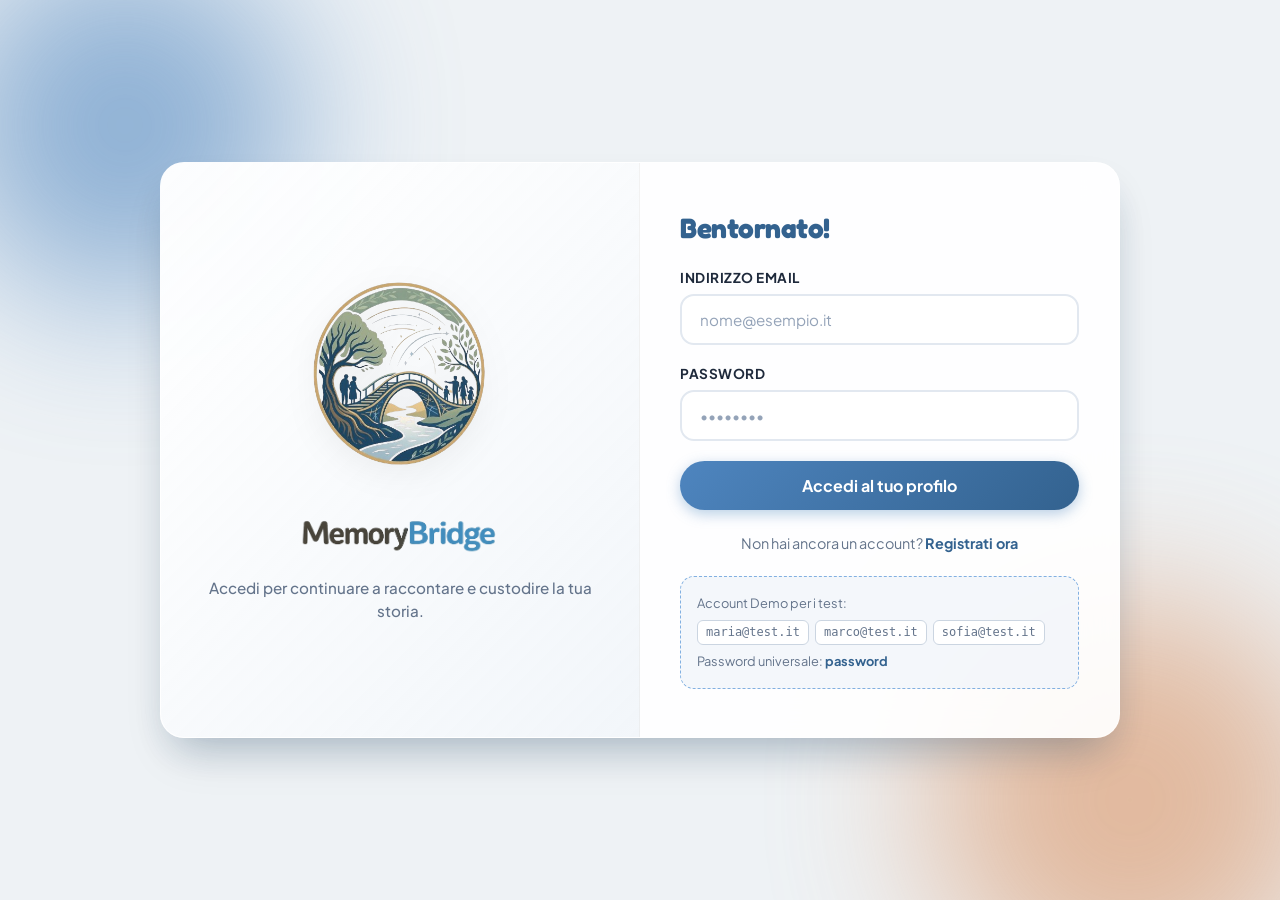
<file: src/main/webapp/index.html>
<!DOCTYPE html>
<html lang="it">
<head>
    <meta charset="UTF-8">
    <meta name="viewport" content="width=device-width, initial-scale=1.0">
    <title>Memory Bridge - Accedi</title>

    <!-- Font moderni da Google Fonts -->
    <link rel="preconnect" href="https://fonts.googleapis.com">
    <link rel="preconnect" href="https://fonts.gstatic.com" crossorigin>
    <link href="https://fonts.googleapis.com/css2?family=Fredoka:wght@500;600;700&family=Plus+Jakarta+Sans:wght@400;500;600;700&display=swap" rel="stylesheet">

    <style>
        :root {
            --primary: #4E85BF;
            --primary-dark: #33628F;
            --primary-light: #82B0E1;
            --accent: #D99364;
            --bg-gradient: linear-gradient(135deg, #0f2027 0%, #203a43 50%, #2c5364 100%);
            --card-bg: rgba(255, 255, 255, 0.92);
            --card-border: rgba(255, 255, 255, 0.4);
            --text-main: #1E293B;
            --text-muted: #64748B;
            --danger: #E11D48;
            --danger-bg: #FFE4E6;
            --radius-lg: 24px;
            --radius-md: 14px;
            --radius-pill: 999px;
            --shadow-glow: 0 20px 40px -15px rgba(51, 98, 143, 0.3);
        }

        * {
            box-sizing: border-box;
            margin: 0;
            padding: 0;
        }

        body {
            font-family: 'Plus Jakarta Sans', sans-serif;
            background: #eef2f5;
            color: var(--text-main);
            min-height: 100vh;
            display: flex;
            align-items: center;
            justify-content: center;
            position: relative;
            overflow-x: hidden;
            padding: 20px;
        }

        .bg-shapes {
            position: absolute;
            width: 100%;
            height: 100%;
            overflow: hidden;
            z-index: 0;
            top: 0;
            left: 0;
        }

        .shape {
            position: absolute;
            border-radius: 50%;
            filter: blur(80px);
            opacity: 0.6;
            animation: float 10s infinite alternate ease-in-out;
        }

        .shape-1 {
            width: 350px;
            height: 350px;
            background: #4E85BF;
            top: -50px;
            left: -50px;
        }

        .shape-2 {
            width: 400px;
            height: 400px;
            background: #D99364;
            bottom: -100px;
            right: -50px;
            animation-delay: -5s;
        }

        @keyframes float {
            0% { transform: translate(0, 0) scale(1); }
            100% { transform: translate(30px, 40px) scale(1.08); }
        }

        .auth-page {
            position: relative;
            z-index: 1;
            width: 100%;
            max-width: 960px;
            display: flex;
            justify-content: center;
        }

        .auth-card {
            background: var(--card-bg);
            backdrop-filter: blur(16px);
            -webkit-backdrop-filter: blur(16px);
            border: 1px solid var(--card-border);
            border-radius: var(--radius-lg);
            box-shadow: 0 25px 50px -12px rgba(0, 0, 0, 0.12), var(--shadow-glow);
            width: 100%;
            display: grid;
            grid-template-columns: 1fr 1fr;
            overflow: hidden;
            transition: all 0.3s ease;
        }

        .brand-section {
            background: linear-gradient(135deg, rgba(255,255,255,0.6) 0%, rgba(239, 244, 249, 0.8) 100%);
            padding: 48px 32px;
            display: flex;
            flex-direction: column;
            align-items: center;
            justify-content: center;
            text-align: center;
            border-right: 1px solid rgba(0, 0, 0, 0.05);
        }

        .logo-wrapper {
            position: relative;
            margin-bottom: 20px;
            transition: transform 0.3s ease;
        }

        .logo-wrapper:hover {
            transform: scale(1.03);
        }

        .site-logo {
            max-width: 180px;
            height: auto;
            object-fit: contain;
            filter: drop-shadow(0 8px 16px rgba(0,0,0,0.06));
        }

        .site-title-img {
            max-width: 200px;
            height: auto;
            margin-top: 10px;
            object-fit: contain;
        }

        .subtitle {
            color: var(--text-muted);
            font-size: 0.95rem;
            line-height: 1.5;
            margin-top: 16px;
            font-weight: 500;
        }

        .form-section {
            padding: 48px 40px;
            display: flex;
            flex-direction: column;
            justify-content: center;
        }

        .form-title {
            font-family: 'Fredoka', sans-serif;
            font-size: 1.75rem;
            color: var(--primary-dark);
            margin-bottom: 24px;
            letter-spacing: -0.5px;
        }

        .form-group {
            margin-bottom: 20px;
            position: relative;
        }

        .form-group label {
            display: block;
            font-size: 0.85rem;
            font-weight: 700;
            margin-bottom: 8px;
            color: var(--text-main);
            text-transform: uppercase;
            letter-spacing: 0.5px;
        }

        .form-group input {
            width: 100%;
            padding: 14px 18px;
            font-size: 0.95rem;
            font-family: inherit;
            border: 2px solid #E2E8F0;
            border-radius: var(--radius-md);
            background: #FFFFFF;
            color: var(--text-main);
            transition: all 0.25s ease;
        }

        .form-group input:focus {
            outline: none;
            border-color: var(--primary);
            box-shadow: 0 0 0 4px rgba(78, 133, 191, 0.15);
            background: #FFFFFF;
        }

        .form-group input::placeholder {
            color: #94A3B8;
        }

        /* MESSAGGI DI ERRORE */
        .error-message {
            background-color: var(--danger-bg);
            color: var(--danger);
            padding: 12px 16px;
            border-radius: var(--radius-md);
            font-size: 0.875rem;
            font-weight: 600;
            margin-bottom: 20px;
            border: 1px solid rgba(225, 29, 72, 0.2);
        }

        .hidden {
            display: none !important;
        }

        /* BOTTONI */
        .btn {
            width: 100%;
            padding: 14px 24px;
            border: none;
            border-radius: var(--radius-pill);
            font-family: inherit;
            font-size: 1rem;
            font-weight: 700;
            cursor: pointer;
            transition: all 0.3s cubic-bezier(0.16, 1, 0.3, 1);
            display: inline-flex;
            align-items: center;
            justify-content: center;
        }

        .btn-primary {
            background: linear-gradient(135deg, var(--primary) 0%, var(--primary-dark) 100%);
            color: #FFFFFF;
            box-shadow: 0 4px 14px rgba(78, 133, 191, 0.4);
        }

        .btn-primary:hover {
            transform: translateY(-2px);
            box-shadow: 0 6px 20px rgba(78, 133, 191, 0.5);
            background: linear-gradient(135deg, var(--primary-light) 0%, var(--primary-dark) 100%);
        }

        .btn-primary:active {
            transform: translateY(0);
        }

        /* FOOTER E ACCOUNT DEMO */
        .auth-footer {
            text-align: center;
            margin-top: 24px;
            font-size: 0.9rem;
            color: var(--text-muted);
        }

        .auth-footer a {
            color: var(--primary-dark);
            font-weight: 700;
            text-decoration: none;
            transition: color 0.2s;
        }

        .auth-footer a:hover {
            color: var(--primary);
            text-decoration: underline;
        }

        .demo-box {
            margin-top: 24px;
            padding: 16px;
            background: rgba(239, 244, 249, 0.7);
            border: 1px dashed var(--primary-light);
            border-radius: var(--radius-md);
            font-size: 0.8rem;
            color: var(--text-muted);
            line-height: 1.6;
        }

        .demo-box strong {
            color: var(--primary-dark);
        }

        .demo-emails {
            display: flex;
            flex-wrap: wrap;
            gap: 6px;
            margin-top: 6px;
            margin-bottom: 6px;
        }

        .demo-chip {
            background: #FFFFFF;
            padding: 2px 8px;
            border-radius: 6px;
            border: 1px solid #CBD5E1;
            font-family: monospace;
            font-size: 0.75rem;
        }

        /* RESPONSIVE DESIGN (MOBILE) */
        @media (max-width: 768px) {
            .auth-card {
                grid-template-columns: 1fr;
                max-width: 440px;
            }

            .brand-section {
                padding: 32px 24px 20px 24px;
                border-right: none;
                border-bottom: 1px solid rgba(0,0,0,0.05);
            }

            .form-section {
                padding: 32px 24px;
            }

            .site-logo {
                max-width: 130px;
            }

            .site-title-img {
                max-width: 160px;
            }
        }
    </style>
</head>
<body>

<!-- Elementi decorativi di sfondo -->
<div class="bg-shapes">
    <div class="shape shape-1"></div>
    <div class="shape shape-2"></div>
</div>

<div class="auth-page">
    <div class="auth-card">

        <!-- Colonna Sinistra: Brand & Identità -->
        <div class="brand-section">
            <div class="logo-wrapper">
                <img src="img/site/logo.png" alt="Logo Memory Bridge" class="site-logo">
            </div>
            <img src="img/site/title.png" alt="Memory Bridge" class="site-title-img">
            <p class="subtitle">Accedi per continuare a raccontare e custodire la tua storia.</p>
        </div>

        <!-- Colonna Destra: Modulo Login -->
        <div class="form-section">
            <h1 class="form-title">Bentornato!</h1>

            <form id="login-form">
                <div class="form-group">
                    <label for="email">Indirizzo Email</label>
                    <input type="email" id="email" required autocomplete="email" placeholder="nome@esempio.it">
                </div>

                <div class="form-group">
                    <label for="password">Password</label>
                    <input type="password" id="password" required autocomplete="current-password" placeholder="••••••••">
                </div>

                <div id="error" class="error-message hidden"></div>

                <button type="submit" class="btn btn-primary">Accedi al tuo profilo</button>
            </form>

            <div class="auth-footer">
                Non hai ancora un account? <a href="register.html">Registrati ora</a>
            </div>

            <!-- Box Demo migliorato -->
            <div class="demo-box">
                <span>Account Demo per i test:</span>
                <div class="demo-emails">
                    <span class="demo-chip">maria@test.it</span>
                    <span class="demo-chip">marco@test.it</span>
                    <span class="demo-chip">sofia@test.it</span>
                </div>
                <span>Password universale: <strong>password</strong></span>
            </div>
        </div>

    </div>
</div>

<!-- Script JavaScript invariato nel funzionamento -->
<script src="js/api.js"></script>
<script>
    document.getElementById('login-form').addEventListener('submit', async (e) => {
        e.preventDefault();
        const email = document.getElementById('email').value.trim();
        const password = document.getElementById('password').value;
        const errEl = document.getElementById('error');
        errEl.classList.add('hidden');

        try {
            await api.post('/api/login', { email, password });
            window.location.href = 'home.html';
        } catch (err) {
            errEl.textContent = err.message || 'Errore di login. Verifica le credenziali.';
            errEl.classList.remove('hidden');
        }
    });
</script>
</body>
</html>
</file>
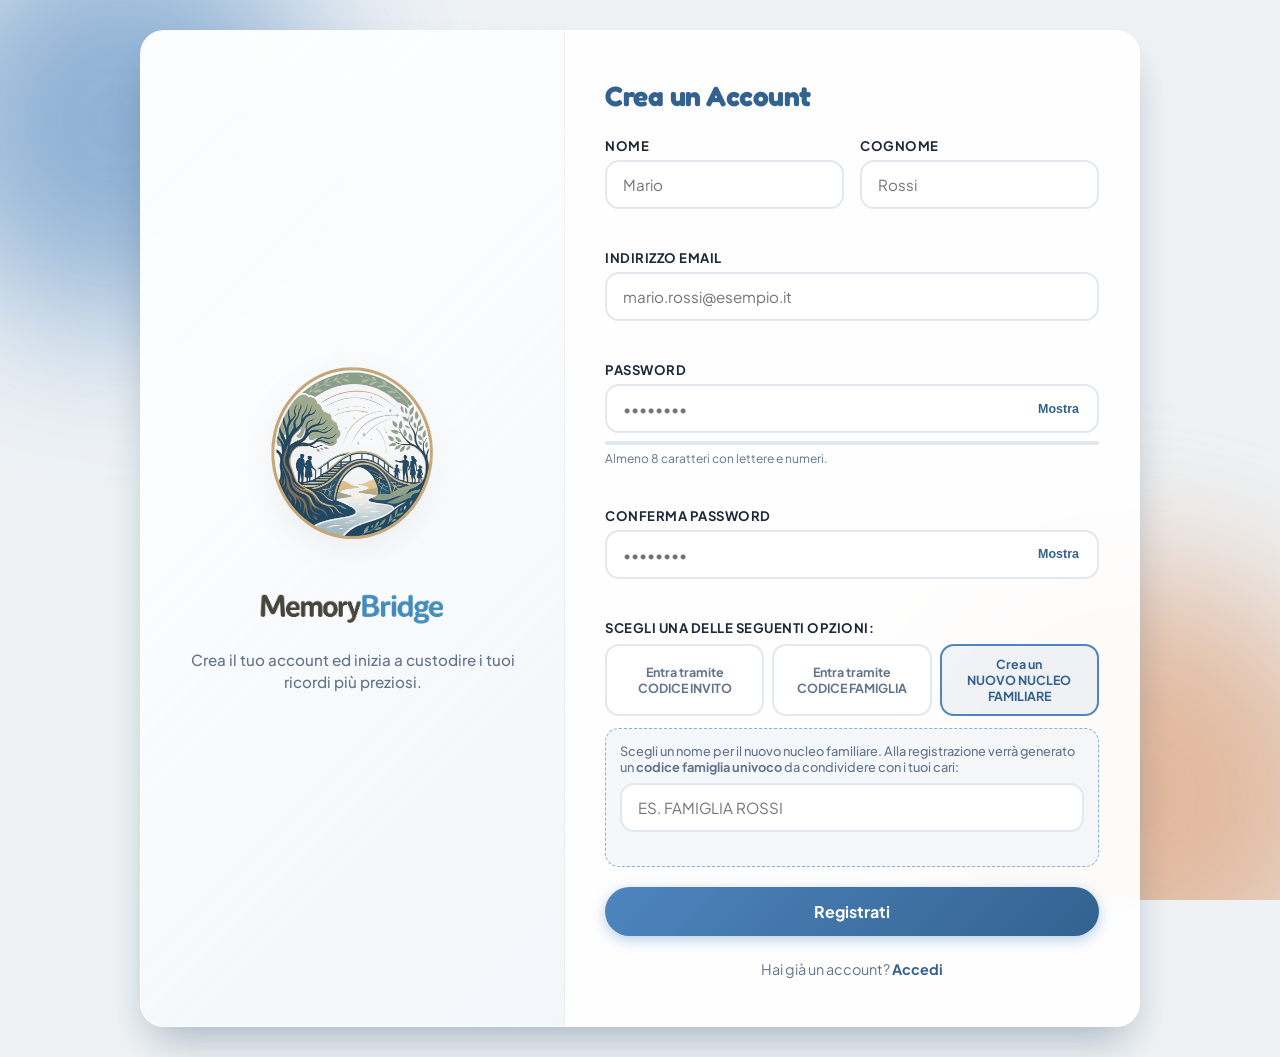
<file: src/main/webapp/register.html>
<!DOCTYPE html>
<html lang="it">
<head>
    <meta charset="UTF-8">
    <meta name="viewport" content="width=device-width, initial-scale=1.0">
    <title>Memory Bridge - Registrati</title>

    <link rel="preconnect" href="https://fonts.googleapis.com">
    <link rel="preconnect" href="https://fonts.gstatic.com" crossorigin>
    <link href="https://fonts.googleapis.com/css2?family=Fredoka:wght@500;600;700&family=Plus+Jakarta+Sans:wght@400;500;600;700&display=swap" rel="stylesheet">

    <style>
        :root {
            --primary: #4E85BF;
            --primary-dark: #33628F;
            --primary-light: #82B0E1;
            --accent: #D99364;
            --card-bg: rgba(255, 255, 255, 0.92);
            --card-border: rgba(255, 255, 255, 0.4);
            --text-main: #1E293B;
            --text-muted: #64748B;
            --danger: #E11D48;
            --danger-bg: #FFE4E6;
            --success: #10B981;
            --warning: #F59E0B;
            --radius-lg: 24px;
            --radius-md: 14px;
            --radius-pill: 999px;
            --shadow-glow: 0 20px 40px -15px rgba(51, 98, 143, 0.3);
        }

        * {
            box-sizing: border-box;
            margin: 0;
            padding: 0;
        }

        body {
            font-family: 'Plus Jakarta Sans', sans-serif;
            background: #eef2f5;
            color: var(--text-main);
            min-height: 100vh;
            display: flex;
            align-items: center;
            justify-content: center;
            position: relative;
            overflow-x: hidden;
            padding: 30px 20px;
        }

        .bg-shapes {
            position: fixed;
            width: 100%;
            height: 100%;
            overflow: hidden;
            z-index: 0;
            top: 0;
            left: 0;
        }

        .shape {
            position: absolute;
            border-radius: 50%;
            filter: blur(80px);
            opacity: 0.6;
            animation: float 10s infinite alternate ease-in-out;
        }

        .shape-1 {
            width: 400px;
            height: 400px;
            background: #4E85BF;
            top: -80px;
            left: -80px;
        }

        .shape-2 {
            width: 450px;
            height: 450px;
            background: #D99364;
            bottom: -120px;
            right: -80px;
            animation-delay: -5s;
        }

        @keyframes float {
            0% { transform: translate(0, 0) scale(1); }
            100% { transform: translate(30px, 40px) scale(1.08); }
        }

        .auth-page {
            position: relative;
            z-index: 1;
            width: 100%;
            max-width: 1000px;
            display: flex;
            justify-content: center;
        }

        .auth-card {
            background: var(--card-bg);
            backdrop-filter: blur(16px);
            -webkit-backdrop-filter: blur(16px);
            border: 1px solid var(--card-border);
            border-radius: var(--radius-lg);
            box-shadow: 0 25px 50px -12px rgba(0, 0, 0, 0.12), var(--shadow-glow);
            width: 100%;
            display: grid;
            grid-template-columns: 0.85fr 1.15fr;
            overflow: hidden;
            transition: all 0.3s ease;
        }

        .brand-section {
            background: linear-gradient(135deg, rgba(255,255,255,0.6) 0%, rgba(239, 244, 249, 0.8) 100%);
            padding: 48px 32px;
            display: flex;
            flex-direction: column;
            align-items: center;
            justify-content: center;
            text-align: center;
            border-right: 1px solid rgba(0, 0, 0, 0.05);
        }

        .logo-wrapper {
            position: relative;
            margin-bottom: 20px;
            transition: transform 0.3s ease;
        }

        .logo-wrapper:hover {
            transform: scale(1.03);
        }

        .site-logo {
            max-width: 170px;
            height: auto;
            object-fit: contain;
            filter: drop-shadow(0 8px 16px rgba(0,0,0,0.06));
        }

        .site-title-img {
            max-width: 190px;
            height: auto;
            margin-top: 10px;
            object-fit: contain;
        }

        .subtitle {
            color: var(--text-muted);
            font-size: 0.95rem;
            line-height: 1.5;
            margin-top: 16px;
            font-weight: 500;
        }

        .form-section {
            padding: 48px 40px;
            display: flex;
            flex-direction: column;
            justify-content: center;
        }

        .form-title {
            font-family: 'Fredoka', sans-serif;
            font-size: 1.75rem;
            color: var(--primary-dark);
            margin-bottom: 24px;
            letter-spacing: -0.5px;
        }

        .form-row {
            display: grid;
            grid-template-columns: 1fr 1fr;
            gap: 16px;
        }

        .form-group {
            margin-bottom: 20px;
            position: relative;
        }

        .form-group label {
            display: block;
            font-size: 0.82rem;
            font-weight: 700;
            margin-bottom: 6px;
            color: var(--text-main);
            text-transform: uppercase;
            letter-spacing: 0.5px;
        }

        .form-group input[type="text"],
        .form-group input[type="email"],
        .form-group input[type="password"] {
            width: 100%;
            padding: 13px 16px;
            font-size: 0.95rem;
            font-family: inherit;
            border: 2px solid #E2E8F0;
            border-radius: var(--radius-md);
            background: #FFFFFF;
            color: var(--text-main);
            transition: all 0.25s ease;
        }

        .form-group input:focus {
            outline: none;
            border-color: var(--primary);
            box-shadow: 0 0 0 4px rgba(78, 133, 191, 0.15);
        }

        .form-group input.invalid {
            border-color: var(--danger);
            background-color: #FFF5F5;
        }

        .password-wrapper {
            position: relative;
            display: flex;
            align-items: center;
        }

        .password-wrapper input {
            padding-right: 80px !important;
        }

        .toggle-password {
            position: absolute;
            right: 12px;
            background: transparent;
            border: none;
            color: var(--primary-dark);
            font-weight: 700;
            font-size: 0.78rem;
            cursor: pointer;
            padding: 6px 8px;
            border-radius: 6px;
            transition: background 0.2s;
        }

        .toggle-password:hover {
            background: rgba(78, 133, 191, 0.1);
        }

        .password-strength {
            height: 4px;
            width: 100%;
            background: #E2E8F0;
            border-radius: 2px;
            margin-top: 8px;
            overflow: hidden;
            position: relative;
        }

        .password-strength div {
            height: 100%;
            width: 0%;
            transition: width 0.3s ease, background-color 0.3s ease;
            border-radius: 2px;
        }

        .password-strength.weak div { width: 33%; background-color: var(--danger); }
        .password-strength.medium div { width: 66%; background-color: var(--warning); }
        .password-strength.strong div { width: 100%; background-color: var(--success); }

        .password-hint {
            font-size: 0.75rem;
            color: var(--text-muted);
            margin-top: 6px;
            line-height: 1.3;
        }

        .field-error {
            color: var(--danger);
            font-size: 0.78rem;
            font-weight: 600;
            margin-top: 4px;
            min-height: 16px;
        }

        .family-choice {
            display: grid;
            grid-template-columns: repeat(3, 1fr);
            gap: 8px;
            margin-top: 8px;
            margin-bottom: 12px;
        }

        .family-choice input[type="radio"] {
            display: none;
        }

        .family-choice label {
            display: flex;
            align-items: center;
            justify-content: center;
            text-align: center;
            padding: 10px 8px;
            background: #FFFFFF;
            border: 2px solid #E2E8F0;
            border-radius: var(--radius-md);
            font-size: 0.78rem;
            font-weight: 700;
            color: var(--text-muted);
            cursor: pointer;
            transition: all 0.2s ease;
            text-transform: none;
            letter-spacing: 0;
            margin-bottom: 0;
        }

        .family-choice input[type="radio"]:checked + label {
            border-color: var(--primary);
            background: rgba(78, 133, 191, 0.08);
            color: var(--primary-dark);
        }

        .family-detail {
            display: none;
            background: rgba(239, 244, 249, 0.6);
            padding: 14px;
            border-radius: var(--radius-md);
            border: 1px dashed var(--primary-light);
            margin-top: 8px;
        }

        .family-detail.active {
            display: block;
        }

        .family-detail p {
            font-size: 0.8rem;
            color: var(--text-muted);
            margin-bottom: 8px;
            font-weight: 500;
        }

        .error-message {
            background-color: var(--danger-bg);
            color: var(--danger);
            padding: 12px 16px;
            border-radius: var(--radius-md);
            font-size: 0.875rem;
            font-weight: 600;
            margin-bottom: 20px;
            border: 1px solid rgba(225, 29, 72, 0.2);
        }

        .hidden {
            display: none !important;
        }

        .btn {
            width: 100%;
            padding: 14px 24px;
            border: none;
            border-radius: var(--radius-pill);
            font-family: inherit;
            font-size: 1rem;
            font-weight: 700;
            cursor: pointer;
            transition: all 0.3s cubic-bezier(0.16, 1, 0.3, 1);
            display: inline-flex;
            align-items: center;
            justify-content: center;
        }

        .btn-primary {
            background: linear-gradient(135deg, var(--primary) 0%, var(--primary-dark) 100%);
            color: #FFFFFF;
            box-shadow: 0 4px 14px rgba(78, 133, 191, 0.4);
        }

        .btn-primary:hover {
            transform: translateY(-2px);
            box-shadow: 0 6px 20px rgba(78, 133, 191, 0.5);
            background: linear-gradient(135deg, var(--primary-light) 0%, var(--primary-dark) 100%);
        }

        .btn-primary:active {
            transform: translateY(0);
        }

        .btn:disabled {
            opacity: 0.7;
            cursor: not-allowed;
            transform: none !important;
        }

        .auth-footer {
            text-align: center;
            margin-top: 24px;
            font-size: 0.9rem;
            color: var(--text-muted);
        }

        .auth-footer a {
            color: var(--primary-dark);
            font-weight: 700;
            text-decoration: none;
            transition: color 0.2s;
        }

        .auth-footer a:hover {
            color: var(--primary);
            text-decoration: underline;
        }

        /* --- MODAL SUCCESSO CON CODICE FAMIGLIA --- */
        .modal-backdrop {
            position: fixed;
            inset: 0;
            background: rgba(15, 23, 42, 0.55);
            backdrop-filter: blur(6px);
            z-index: 100;
            display: flex;
            align-items: center;
            justify-content: center;
            padding: 20px;
            animation: fadeIn 0.25s ease;
        }

        @keyframes fadeIn {
            from { opacity: 0; }
            to { opacity: 1; }
        }

        .success-modal {
            background: #ffffff;
            border-radius: var(--radius-lg);
            padding: 36px 32px;
            max-width: 440px;
            width: 100%;
            text-align: center;
            box-shadow: 0 30px 60px rgba(0, 0, 0, 0.25);
            animation: slideUp 0.3s cubic-bezier(0.16, 1, 0.3, 1);
        }

        @keyframes slideUp {
            from { transform: translateY(20px); opacity: 0; }
            to { transform: translateY(0); opacity: 1; }
        }

        .success-icon {
            width: 64px;
            height: 64px;
            border-radius: 50%;
            background: linear-gradient(135deg, #10B981, #059669);
            display: flex;
            align-items: center;
            justify-content: center;
            margin: 0 auto 16px;
            box-shadow: 0 8px 20px rgba(16, 185, 129, 0.35);
        }

        .success-modal h2 {
            font-family: 'Fredoka', sans-serif;
            font-size: 1.5rem;
            color: var(--primary-dark);
            margin-bottom: 8px;
        }

        .success-modal .lead {
            color: var(--text-muted);
            font-size: 0.95rem;
            line-height: 1.5;
            margin-bottom: 20px;
        }

        .code-box {
            background: linear-gradient(135deg, #f0f9ff, #e0f2fe);
            border: 2px dashed var(--primary);
            border-radius: var(--radius-md);
            padding: 18px 16px;
            margin: 20px 0;
            display: flex;
            align-items: center;
            justify-content: space-between;
            gap: 12px;
        }

        .code-value {
            font-family: 'Fredoka', monospace;
            font-size: 1.4rem;
            font-weight: 700;
            color: var(--primary-dark);
            letter-spacing: 1.5px;
            word-break: break-all;
            text-align: left;
            flex: 1;
        }

        .copy-btn {
            background: var(--primary-dark);
            color: white;
            border: none;
            padding: 8px 14px;
            border-radius: 8px;
            font-weight: 700;
            font-size: 0.82rem;
            cursor: pointer;
            transition: all 0.2s ease;
            flex-shrink: 0;
        }

        .copy-btn:hover {
            background: var(--primary);
            transform: scale(1.03);
        }

        .copy-btn.copied {
            background: var(--success);
        }

        .warning-note {
            background: #FEF3C7;
            border-left: 4px solid var(--warning);
            padding: 12px 14px;
            border-radius: 8px;
            font-size: 0.82rem;
            color: #78350F;
            text-align: left;
            line-height: 1.4;
            margin-bottom: 20px;
        }

        @media (max-width: 840px) {
            .auth-card {
                grid-template-columns: 1fr;
                max-width: 480px;
            }

            .brand-section {
                padding: 32px 24px 20px 24px;
                border-right: none;
                border-bottom: 1px solid rgba(0,0,0,0.05);
            }

            .form-section {
                padding: 32px 24px;
            }

            .form-row {
                grid-template-columns: 1fr;
                gap: 0;
            }

            .site-logo {
                max-width: 130px;
            }

            .site-title-img {
                max-width: 160px;
            }

            .family-choice {
                grid-template-columns: 1fr;
            }
        }
    </style>
</head>
<body>

<div class="bg-shapes">
    <div class="shape shape-1"></div>
    <div class="shape shape-2"></div>
</div>

<div class="auth-page">
    <div class="auth-card">

        <div class="brand-section">
            <div class="logo-wrapper">
                <img src="img/site/logo.png" alt="Logo Memory Bridge" class="site-logo">
            </div>
            <img src="img/site/title.png" alt="Memory Bridge" class="site-title-img">
            <p class="subtitle">Crea il tuo account ed inizia a custodire i tuoi ricordi più preziosi.</p>
        </div>

        <div class="form-section">
            <h1 class="form-title">Crea un Account</h1>

            <form id="register-form" novalidate>
                <div class="form-row">
                    <div class="form-group">
                        <label for="firstName">Nome</label>
                        <input type="text" id="firstName" required minlength="2" maxlength="50" autocomplete="given-name" placeholder="Mario">
                        <div class="field-error" data-for="firstName"></div>
                    </div>

                    <div class="form-group">
                        <label for="lastName">Cognome</label>
                        <input type="text" id="lastName" required minlength="2" maxlength="50" autocomplete="family-name" placeholder="Rossi">
                        <div class="field-error" data-for="lastName"></div>
                    </div>
                </div>

                <div class="form-group">
                    <label for="email">Indirizzo Email</label>
                    <input type="email" id="email" required maxlength="254" autocomplete="email" placeholder="mario.rossi@esempio.it">
                    <div class="field-error" data-for="email"></div>
                </div>

                <div class="form-group">
                    <label for="password">Password</label>
                    <div class="password-wrapper">
                        <input type="password" id="password" required minlength="8" maxlength="128" autocomplete="new-password" placeholder="••••••••">
                        <button type="button" class="toggle-password" data-target="password">Mostra</button>
                    </div>
                    <div class="password-strength"><div></div></div>
                    <div class="password-hint">Almeno 8 caratteri con lettere e numeri.</div>
                    <div class="field-error" data-for="password"></div>
                </div>

                <div class="form-group">
                    <label for="passwordConfirm">Conferma password</label>
                    <div class="password-wrapper">
                        <input type="password" id="passwordConfirm" required minlength="8" maxlength="128" autocomplete="new-password" placeholder="••••••••">
                        <button type="button" class="toggle-password" data-target="passwordConfirm">Mostra</button>
                    </div>
                    <div class="field-error" data-for="passwordConfirm"></div>
                </div>

                <div class="form-group">
                    <label>Scegli una delle seguenti opzioni:</label>
                    <div class="family-choice">
                        <input type="radio" name="familyChoice" id="choice-invite" value="invite">
                        <label for="choice-invite">Entra tramite <br> CODICE INVITO</label>

                        <input type="radio" name="familyChoice" id="choice-existing" value="existing">
                        <label for="choice-existing">Entra tramite <br> CODICE FAMIGLIA</label>

                        <input type="radio" name="familyChoice" id="choice-new" value="new">
                        <label for="choice-new">Crea un <br> NUOVO NUCLEO FAMILIARE </label>
                    </div>

                    <div class="family-detail" id="detail-invite">
                        <p>Inserisci il tuo codice invito:</p>
                        <input type="text" id="inviteCode" maxlength="16" style="text-transform: uppercase" placeholder="ES. A1B2C3D4">
                        <div class="field-error" data-for="inviteCode"></div>
                    </div>

                    <div class="family-detail" id="detail-existing">
                        <p>Inserisci il codice identificativo del tuo nucleo:</p>
                        <input type="text" id="familyCode" maxlength="20" style="text-transform: uppercase" placeholder="ES. ROSSI2025">
                        <div class="field-error" data-for="familyCode"></div>
                    </div>

                    <div class="family-detail" id="detail-new">
                        <p>Scegli un nome per il nuovo nucleo familiare. Alla registrazione verrà generato un <strong>codice famiglia univoco</strong> da condividere con i tuoi cari:</p>
                        <input type="text" id="newFamilyName" minlength="2" maxlength="40" style="text-transform: uppercase" placeholder="ES. FAMIGLIA ROSSI">
                        <div class="field-error" data-for="newFamilyName"></div>
                    </div>
                </div>

                <div id="error" class="error-message hidden"></div>

                <button type="submit" id="submit-btn" class="btn btn-primary">Registrati</button>
            </form>

            <div class="auth-footer">
                Hai già un account? <a href="index.html">Accedi</a>
            </div>
        </div>

    </div>
</div>

<!-- MODAL DI SUCCESSO CON IL CODICE FAMIGLIA -->
<div id="success-modal-backdrop" class="modal-backdrop hidden">
    <div class="success-modal">
        <div class="success-icon">
            <svg width="32" height="32" viewBox="0 0 24 24" fill="none" stroke="white" stroke-width="3" stroke-linecap="round" stroke-linejoin="round">
                <polyline points="20 6 9 17 4 12"></polyline>
            </svg>
        </div>
        <h2>Nucleo famiglia creato!</h2>
        <p class="lead">Questo è il codice del tuo nuovo nucleo famiglia. Condividilo con i tuoi cari per farli entrare.</p>

        <div class="code-box">
            <div class="code-value" id="generated-code">—</div>
            <button type="button" class="copy-btn" id="copy-btn">Copia</button>
        </div>

        <div class="warning-note">
            <strong>Importante:</strong> salva questo codice in un posto sicuro. Ti servirà per invitare altri familiari.
        </div>

        <button type="button" class="btn btn-primary" id="continue-btn">Entra in Memory Bridge</button>
    </div>
</div>

<script src="js/api.js"></script>
<script>
    // ---------- Utility di validazione ----------
    const NAME_REGEX   = /^[\p{L}][\p{L} '\-]*[\p{L}]$/u;
    const EMAIL_REGEX  = /^[^\s@]+@[^\s@]+\.[^\s@]{2,}$/;
    const CODE_REGEX   = /^[A-Z0-9]{4,20}$/;
    const INVITE_REGEX = /^[A-Z0-9]{4,16}$/;

    function setFieldError(id, msg) {
        const input = document.getElementById(id);
        const errEl = document.querySelector(`.field-error[data-for="${id}"]`);
        if (input) input.classList.toggle('invalid', !!msg);
        if (errEl) errEl.textContent = msg || '';
    }

    function clearAllErrors() {
        document.querySelectorAll('.field-error').forEach(e => e.textContent = '');
        document.querySelectorAll('.invalid').forEach(e => e.classList.remove('invalid'));
        const gErr = document.getElementById('error');
        gErr.textContent = '';
        gErr.classList.add('hidden');
    }

    function validateName(id, label) {
        const v = document.getElementById(id).value.trim();
        if (v.length < 2)  { setFieldError(id, `${label} troppo corto (min 2 caratteri)`); return null; }
        if (v.length > 50) { setFieldError(id, `${label} troppo lungo (max 50 caratteri)`); return null; }
        if (!NAME_REGEX.test(v)) {
            setFieldError(id, `${label} contiene caratteri non ammessi`);
            return null;
        }
        setFieldError(id, '');
        return v;
    }

    function validateEmail() {
        const v = document.getElementById('email').value.trim().toLowerCase();
        if (!v)                       { setFieldError('email', 'Inserisci la tua email'); return null; }
        if (v.length > 254)           { setFieldError('email', 'Email troppo lunga'); return null; }
        if (!EMAIL_REGEX.test(v))     { setFieldError('email', 'Formato email non valido'); return null; }
        setFieldError('email', '');
        return v;
    }

    function passwordStrength(pwd) {
        let score = 0;
        if (pwd.length >= 8)  score++;
        if (pwd.length >= 12) score++;
        if (/[A-Za-z]/.test(pwd) && /\d/.test(pwd)) score++;
        if (/[^A-Za-z0-9]/.test(pwd)) score++;
        if (score <= 1) return 'weak';
        if (score === 2 || score === 3) return 'medium';
        return 'strong';
    }

    function validatePassword() {
        const v = document.getElementById('password').value;
        if (v.length < 8)   { setFieldError('password', 'Password troppo corta (min 8 caratteri)'); return null; }
        if (v.length > 128) { setFieldError('password', 'Password troppo lunga (max 128 caratteri)'); return null; }
        if (!/[A-Za-z]/.test(v) || !/\d/.test(v)) {
            setFieldError('password', 'Richiesta almeno una lettera e un numero');
            return null;
        }
        setFieldError('password', '');
        return v;
    }

    function validatePasswordConfirm(pwd) {
        const v = document.getElementById('passwordConfirm').value;
        if (v !== pwd) { setFieldError('passwordConfirm', 'Le due password non coincidono'); return null; }
        setFieldError('passwordConfirm', '');
        return v;
    }

    // ---------- Toggle mostra/nascondi password ----------
    document.querySelectorAll('.toggle-password').forEach(btn => {
        btn.addEventListener('click', () => {
            const target = document.getElementById(btn.dataset.target);
            if (target.type === 'password') {
                target.type = 'text';
                btn.textContent = 'Nascondi';
            } else {
                target.type = 'password';
                btn.textContent = 'Mostra';
            }
        });
    });

    // ---------- Barra di forza password ----------
    const strengthBar = document.querySelector('.password-strength');
    document.getElementById('password').addEventListener('input', (e) => {
        strengthBar.classList.remove('weak', 'medium', 'strong');
        if (e.target.value.length > 0) {
            strengthBar.classList.add(passwordStrength(e.target.value));
        }
    });

    // ---------- Validazione al blur ----------
    document.getElementById('firstName').addEventListener('blur', () => validateName('firstName', 'Nome'));
    document.getElementById('lastName').addEventListener('blur', () => validateName('lastName', 'Cognome'));
    document.getElementById('email').addEventListener('blur', validateEmail);
    document.getElementById('password').addEventListener('blur', validatePassword);
    document.getElementById('passwordConfirm').addEventListener('blur', () => {
        validatePasswordConfirm(document.getElementById('password').value);
    });

    // ---------- Scelta nucleo familiare ----------
    const urlInvite = new URLSearchParams(window.location.search).get('invite');
    const choices = ['invite', 'existing', 'new'];

    function showDetail(choice) {
        choices.forEach(c => {
            document.getElementById(`detail-${c}`).classList.toggle('active', c === choice);
            const map = { invite: 'inviteCode', existing: 'familyCode', new: 'newFamilyName' };
            if (c !== choice) setFieldError(map[c], '');
        });
    }

    choices.forEach(c => {
        document.getElementById(`choice-${c}`).addEventListener('change', () => showDetail(c));
    });

    if (urlInvite) {
        document.getElementById('inviteCode').value = urlInvite.toUpperCase();
        document.getElementById('choice-invite').checked = true;
        showDetail('invite');
    } else {
        document.getElementById('choice-new').checked = true;
        showDetail('new');
    }

    // ---------- MODAL SUCCESSO ----------
    function showSuccessModal(familyCode) {
        document.getElementById('generated-code').textContent = familyCode;
        document.getElementById('success-modal-backdrop').classList.remove('hidden');
    }

    document.getElementById('copy-btn').addEventListener('click', async () => {
        const code = document.getElementById('generated-code').textContent;
        const btn = document.getElementById('copy-btn');
        try {
            await navigator.clipboard.writeText(code);
            btn.textContent = 'Copiato ✓';
            btn.classList.add('copied');
            setTimeout(() => {
                btn.textContent = 'Copia';
                btn.classList.remove('copied');
            }, 2000);
        } catch (err) {
            // Fallback: seleziona il testo
            const range = document.createRange();
            range.selectNode(document.getElementById('generated-code'));
            window.getSelection().removeAllRanges();
            window.getSelection().addRange(range);
        }
    });

    document.getElementById('continue-btn').addEventListener('click', () => {
        window.location.href = 'home.html';
    });

    // ---------- Submit ----------
    document.getElementById('register-form').addEventListener('submit', async (e) => {
        e.preventDefault();
        clearAllErrors();

        const submitBtn = document.getElementById('submit-btn');
        const errEl = document.getElementById('error');

        const firstName = validateName('firstName', 'Nome');
        const lastName  = validateName('lastName', 'Cognome');
        const email     = validateEmail();
        const password  = validatePassword();
        const pwdConf   = password ? validatePasswordConfirm(password) : null;

        const choice = document.querySelector('input[name="familyChoice"]:checked')?.value;
        let inviteCode = '', familyCode = '', newFamilyName = '';

        if (!choice) {
            errEl.textContent = 'Scegli come vuoi collegarti a un nucleo familiare';
            errEl.classList.remove('hidden');
            return;
        }

        if (choice === 'invite') {
            inviteCode = document.getElementById('inviteCode').value.trim().toUpperCase();
            if (!inviteCode)                  { setFieldError('inviteCode', 'Inserisci il codice invito'); return; }
            if (!INVITE_REGEX.test(inviteCode)) { setFieldError('inviteCode', 'Codice invito non valido (4-16 caratteri, solo lettere e numeri)'); return; }
        } else if (choice === 'existing') {
            familyCode = document.getElementById('familyCode').value.trim().toUpperCase();
            if (!familyCode)                { setFieldError('familyCode', 'Inserisci il codice famiglia'); return; }
            if (!CODE_REGEX.test(familyCode)) { setFieldError('familyCode', 'Codice famiglia non valido (4-20 caratteri, solo lettere e numeri)'); return; }
        } else if (choice === 'new') {
            newFamilyName = document.getElementById('newFamilyName').value.trim().toUpperCase();
            document.getElementById('newFamilyName').value = newFamilyName;
            if (!newFamilyName)          { setFieldError('newFamilyName', 'Dai un nome al tuo nuovo nucleo familiare'); return; }
            if (newFamilyName.length < 2) { setFieldError('newFamilyName', 'Nome troppo corto (min 2 caratteri)'); return; }
            if (newFamilyName.length > 40){ setFieldError('newFamilyName', 'Nome troppo lungo (max 40 caratteri)'); return; }
        }

        if (!firstName || !lastName || !email || !password || !pwdConf) return;

        const body = {
            firstName, lastName, email, password,
            choice,
            inviteCode, familyCode, newFamilyName
        };

        submitBtn.disabled = true;
        submitBtn.textContent = 'Registrazione in corso...';

        try {
            const result = await api.post('/api/register', body);

            // Se ho creato un nuovo nucleo, mostro il modal con il codice generato
            if (result.isNewFamily && result.user && result.user.familyCode) {
                showSuccessModal(result.user.familyCode);
            } else {
                window.location.href = 'link-member.html';
            }
        } catch (err) {
            errEl.textContent = err.message || 'Errore durante la registrazione';
            errEl.classList.remove('hidden');
            submitBtn.disabled = false;
            submitBtn.textContent = 'Registrati';
        }
    });
</script>
</body>
</html>
</file>
